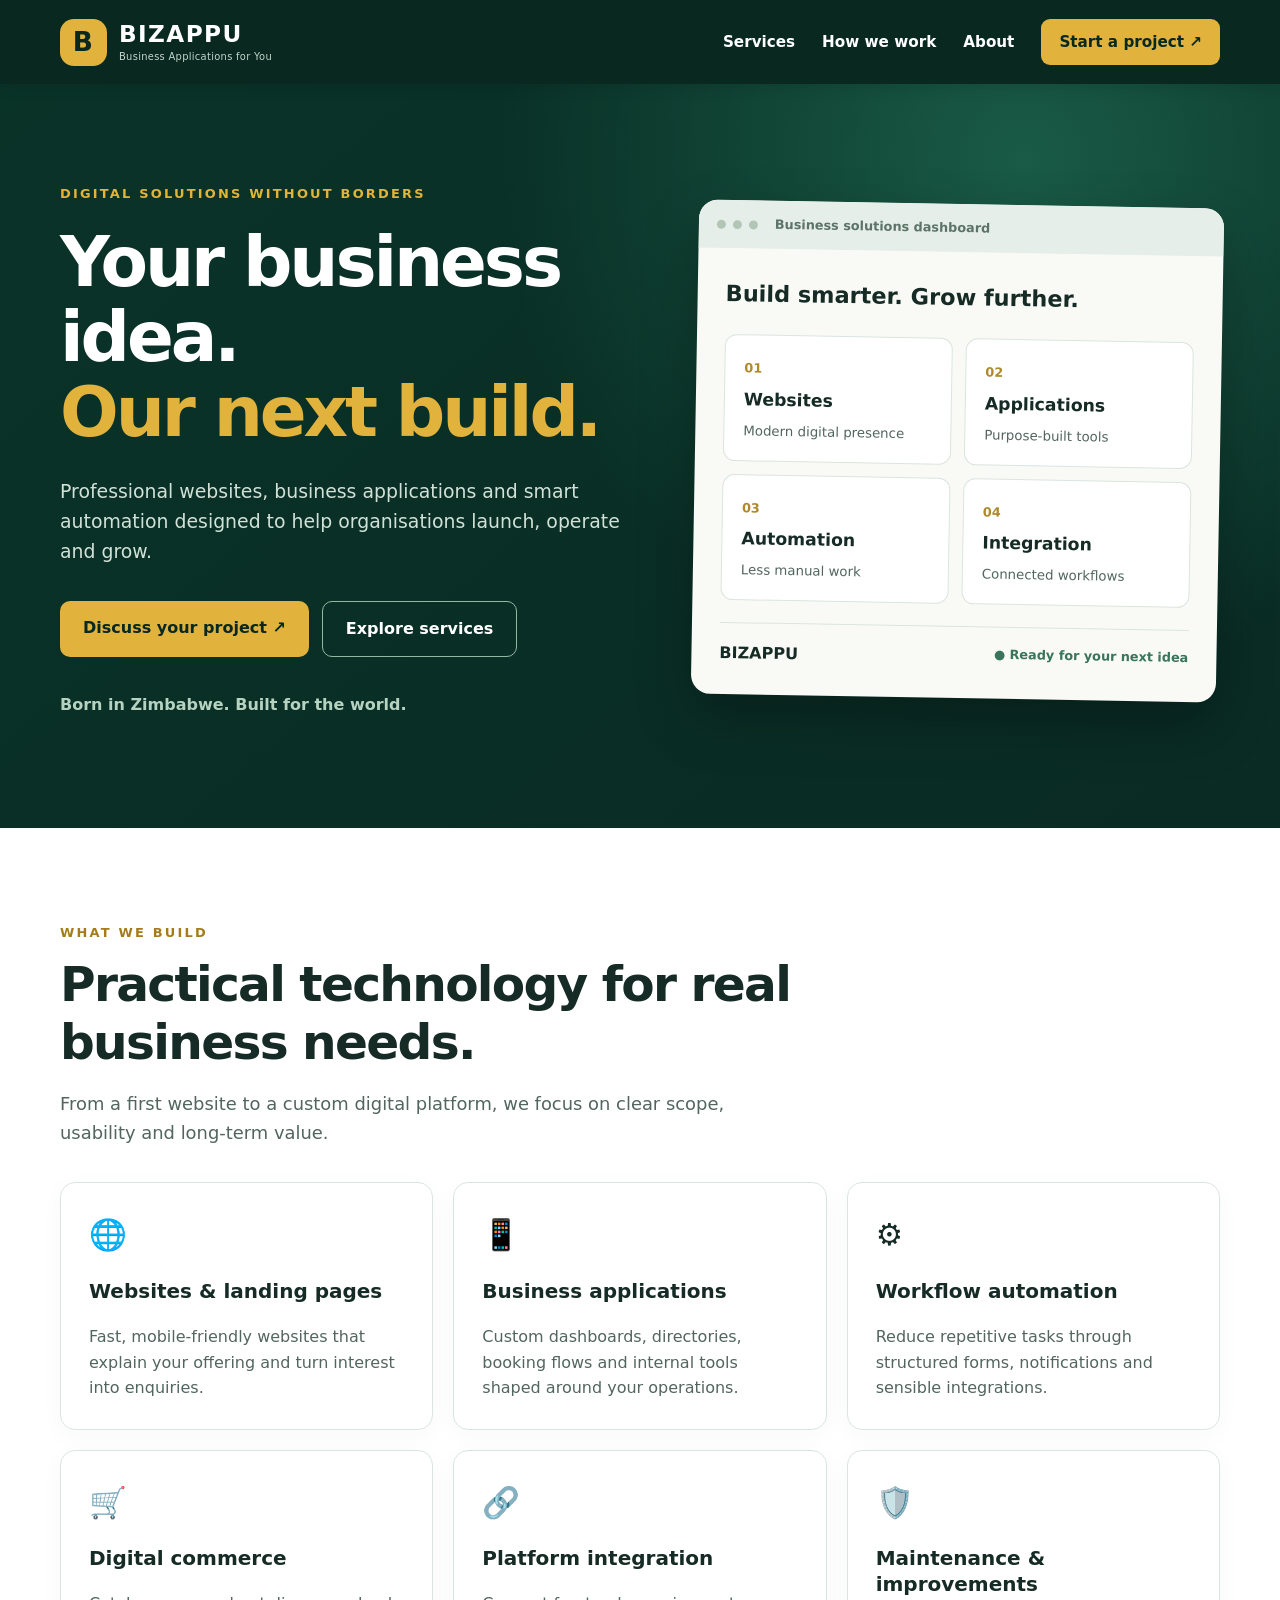
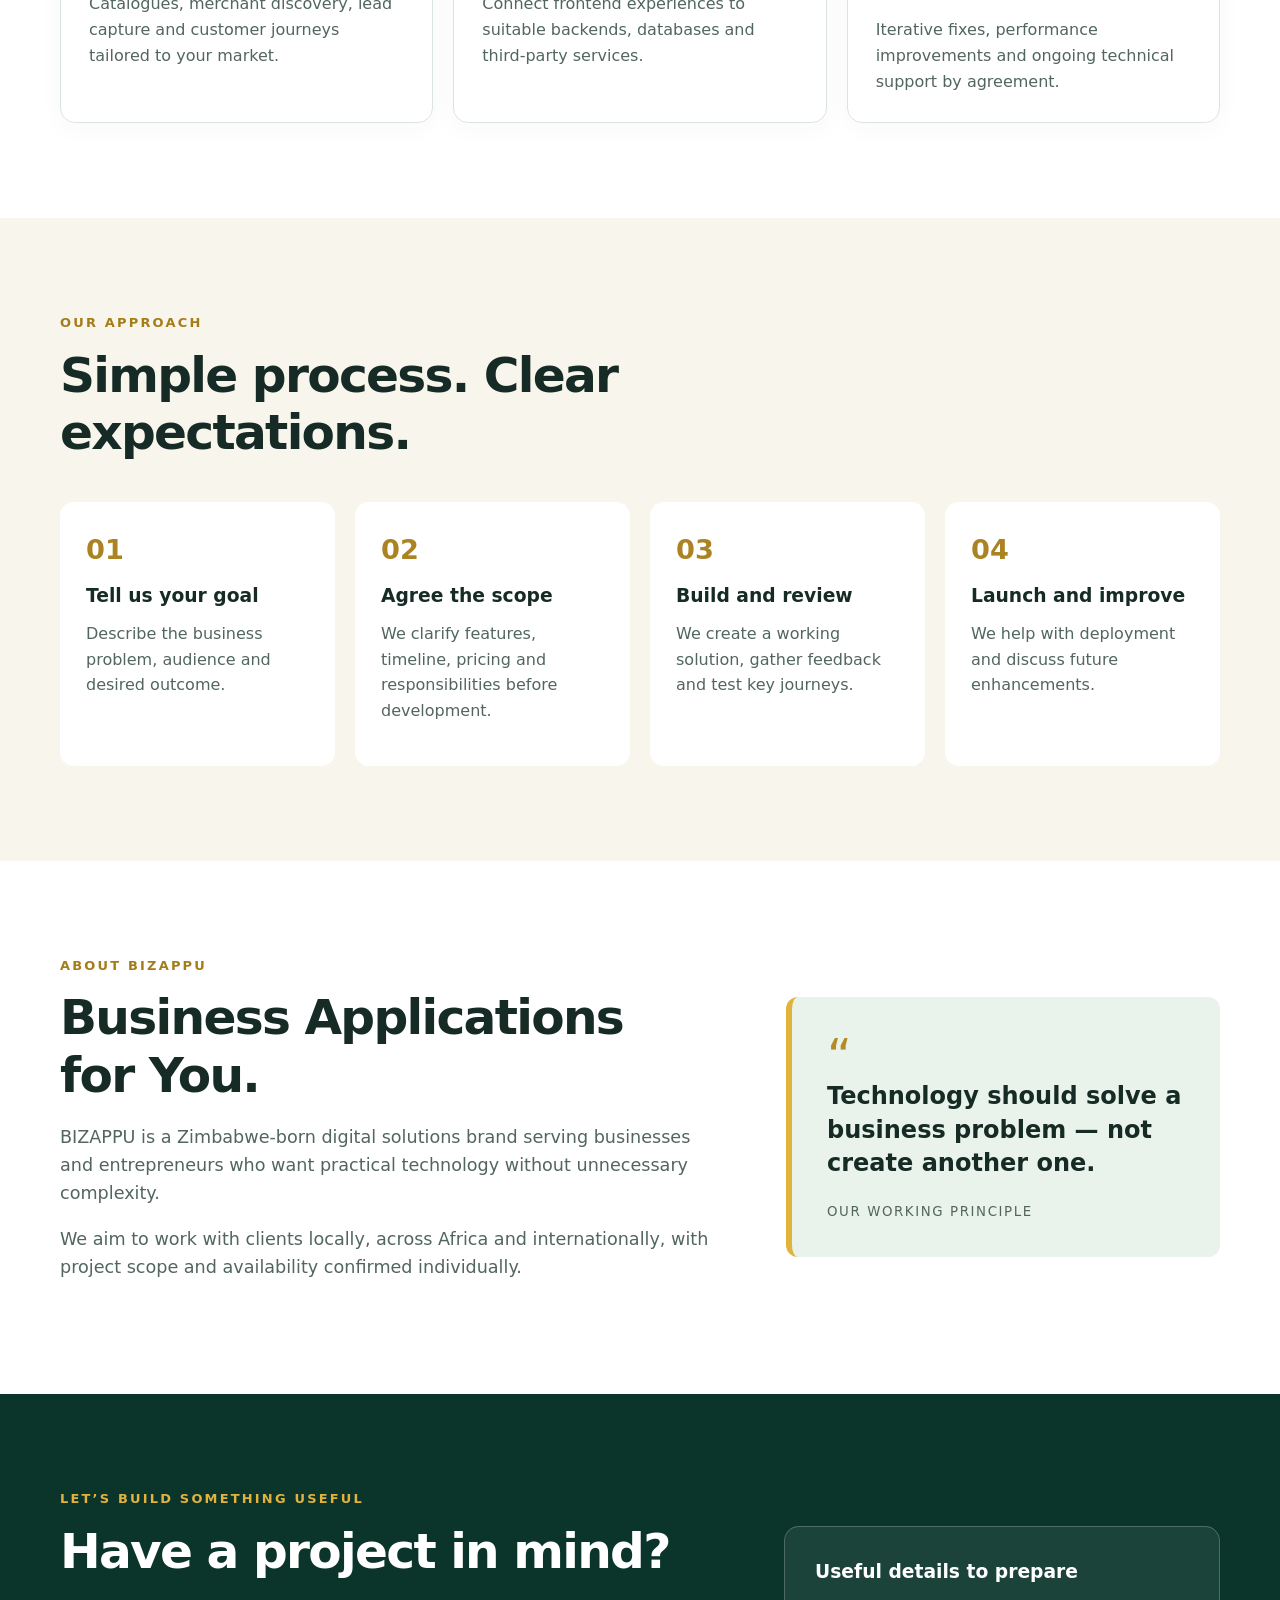
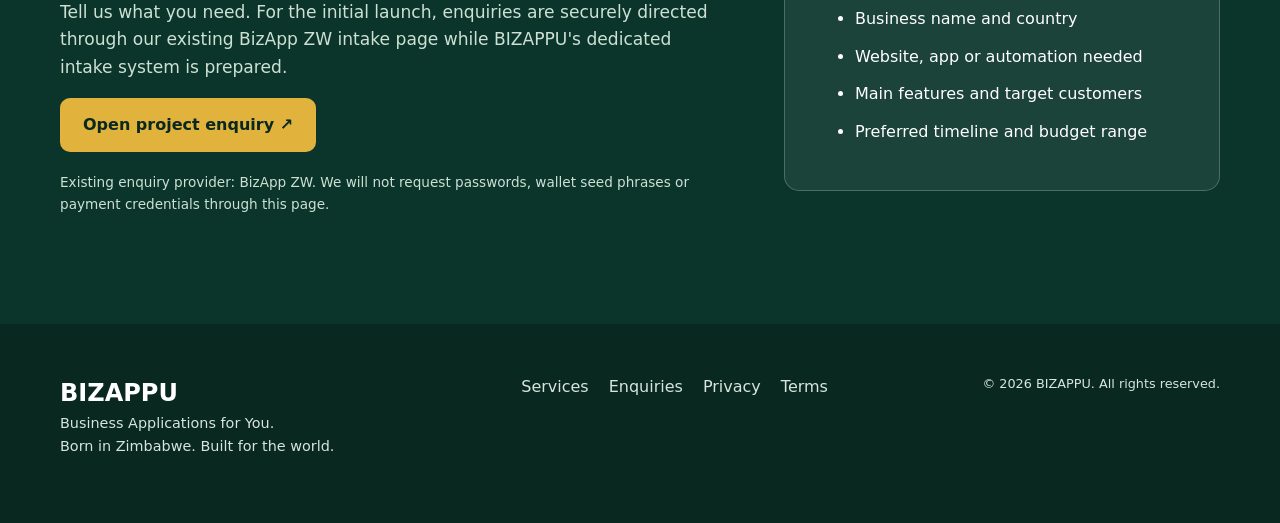
<file: index.html>
<!doctype html><html lang="en"><head><meta charset="utf-8"><meta name="viewport" content="width=device-width,initial-scale=1"><meta name="theme-color" content="#0b352b"><meta name="description" content="BIZAPPU — Business Applications for You. Websites, business applications, automation and digital solutions built for ambitious businesses."><title>BIZAPPU | Business Applications for You</title><link rel="canonical" href="https://bizappu.co.zw/"><link rel="icon" href="favicon.svg" type="image/svg+xml"><link rel="stylesheet" href="assets/css/style.css"><script defer src="app.js"></script></head><body><a class="skip" href="#main">Skip to content</a><header class="top"><div class="wrap nav"><a class="brand" href="/" aria-label="BIZAPPU Home"><span class="brand-icon">B</span><span>BIZAPPU<small>Business Applications for You</small></span></a><button class="menu" id="menu" aria-controls="links" aria-expanded="false">☰ <span>Menu</span></button><nav id="links" aria-label="Main navigation"><a href="#services">Services</a><a href="#process">How we work</a><a href="#about">About</a><a class="nav-cta" href="#contact">Start a project ↗</a></nav></div></header><main id="main"><section class="hero"><div class="wrap hero-grid"><div><div class="eyebrow">DIGITAL SOLUTIONS WITHOUT BORDERS</div><h1>Your business idea.<br><em>Our next build.</em></h1><p>Professional websites, business applications and smart automation designed to help organisations launch, operate and grow.</p><div class="actions"><a class="btn primary" href="#contact">Discuss your project ↗</a><a class="btn ghost" href="#services">Explore services</a></div><div class="hero-note">Born in Zimbabwe. Built for the world.</div></div><div class="visual" aria-label="BIZAPPU service overview"><div class="visual-head"><span class="dot"></span><span class="dot"></span><span class="dot"></span><b>Business solutions dashboard</b></div><div class="visual-content"><div class="visual-title">Build smarter. Grow further.</div><div class="mini-grid"><div><span>01</span><strong>Websites</strong><small>Modern digital presence</small></div><div><span>02</span><strong>Applications</strong><small>Purpose-built tools</small></div><div><span>03</span><strong>Automation</strong><small>Less manual work</small></div><div><span>04</span><strong>Integration</strong><small>Connected workflows</small></div></div><div class="visual-footer">BIZAPPU <span>● Ready for your next idea</span></div></div></div></div></section><section id="services" class="section"><div class="wrap"><div class="eyebrow green">WHAT WE BUILD</div><h2>Practical technology for real business needs.</h2><p class="lead">From a first website to a custom digital platform, we focus on clear scope, usability and long-term value.</p><div class="cards"><article class="card"><div class="icon">🌐</div><h3>Websites & landing pages</h3><p>Fast, mobile-friendly websites that explain your offering and turn interest into enquiries.</p></article><article class="card"><div class="icon">📱</div><h3>Business applications</h3><p>Custom dashboards, directories, booking flows and internal tools shaped around your operations.</p></article><article class="card"><div class="icon">⚙️</div><h3>Workflow automation</h3><p>Reduce repetitive tasks through structured forms, notifications and sensible integrations.</p></article><article class="card"><div class="icon">🛒</div><h3>Digital commerce</h3><p>Catalogues, merchant discovery, lead capture and customer journeys tailored to your market.</p></article><article class="card"><div class="icon">🔗</div><h3>Platform integration</h3><p>Connect frontend experiences to suitable backends, databases and third-party services.</p></article><article class="card"><div class="icon">🛡️</div><h3>Maintenance & improvements</h3><p>Iterative fixes, performance improvements and ongoing technical support by agreement.</p></article></div></div></section><section id="process" class="section tinted"><div class="wrap"><div class="eyebrow green">OUR APPROACH</div><h2>Simple process. Clear expectations.</h2><div class="steps"><div><b>01</b><h3>Tell us your goal</h3><p>Describe the business problem, audience and desired outcome.</p></div><div><b>02</b><h3>Agree the scope</h3><p>We clarify features, timeline, pricing and responsibilities before development.</p></div><div><b>03</b><h3>Build and review</h3><p>We create a working solution, gather feedback and test key journeys.</p></div><div><b>04</b><h3>Launch and improve</h3><p>We help with deployment and discuss future enhancements.</p></div></div></div></section><section id="about" class="section"><div class="wrap about"><div><div class="eyebrow green">ABOUT BIZAPPU</div><h2>Business Applications for You.</h2><p>BIZAPPU is a Zimbabwe-born digital solutions brand serving businesses and entrepreneurs who want practical technology without unnecessary complexity.</p><p>We aim to work with clients locally, across Africa and internationally, with project scope and availability confirmed individually.</p></div><aside class="quote"><span>“</span><strong>Technology should solve a business problem — not create another one.</strong><small>OUR WORKING PRINCIPLE</small></aside></div></section><section id="contact" class="section contact"><div class="wrap contact-grid"><div><div class="eyebrow">LET’S BUILD SOMETHING USEFUL</div><h2>Have a project in mind?</h2><p>Tell us what you need. For the initial launch, enquiries are securely directed through our existing BizApp ZW intake page while BIZAPPU's dedicated intake system is prepared.</p><a class="btn primary" href="https://bizappzw.co.zw/hilex/" target="_blank" rel="noopener noreferrer">Open project enquiry ↗</a><p class="fine">Existing enquiry provider: BizApp ZW. We will not request passwords, wallet seed phrases or payment credentials through this page.</p></div><div class="contact-card"><h3>Useful details to prepare</h3><ul><li>Business name and country</li><li>Website, app or automation needed</li><li>Main features and target customers</li><li>Preferred timeline and budget range</li></ul></div></div></section></main><footer><div class="wrap foot"><div><strong>BIZAPPU</strong><p>Business Applications for You.<br>Born in Zimbabwe. Built for the world.</p></div><div><a href="#services">Services</a><a href="#contact">Enquiries</a><a href="privacy.html">Privacy</a><a href="terms.html">Terms</a></div><small>© <span id="year">2026</span> BIZAPPU. All rights reserved.</small></div></footer></body></html>
</file>
<file: assets/css/style.css>
:root{--forest:#0b352b;--deep:#082820;--gold:#e1b33c;--cream:#f8f5ec;--ink:#162b25;--muted:#52665e;--line:#dbe5de}*{box-sizing:border-box}html{scroll-behavior:smooth}body{margin:0;font-family:system-ui,-apple-system,Segoe UI,Roboto,Arial,sans-serif;color:var(--ink);background:#fff;line-height:1.6}a{color:inherit}.wrap{width:min(1160px,calc(100% - 40px));margin:auto}.skip{position:absolute;top:-100px;background:#fff;padding:10px;z-index:99}.skip:focus{top:0}.top{background:var(--deep);color:#fff;position:sticky;top:0;z-index:20;box-shadow:0 2px 15px #0002}.nav{min-height:84px;display:flex;align-items:center;justify-content:space-between;gap:25px}.brand{display:flex;align-items:center;gap:12px;text-decoration:none;font-size:1.45rem;font-weight:900;letter-spacing:.06em;line-height:1.1}.brand small{display:block;font-size:.62rem;font-weight:500;letter-spacing:.03em;color:#c5d6cc;margin-top:6px}.brand-icon{background:var(--gold);color:var(--deep);display:grid;place-items:center;border-radius:14px;width:47px;height:47px;font-weight:900;font-size:1.65rem}.nav nav{display:flex;align-items:center;gap:27px}.nav nav a{text-decoration:none;font-weight:650;font-size:.95rem}.nav nav a:hover{text-decoration:underline}.nav-cta{background:var(--gold);color:var(--deep);padding:11px 18px;border-radius:9px}.menu{display:none}.hero{background:radial-gradient(circle at 80% 10%,#195b46 0,transparent 43%),linear-gradient(140deg,#0a3328,#092b23);color:#fff;padding:100px 0 110px}.hero-grid{display:grid;grid-template-columns:1.05fr .95fr;gap:55px;align-items:center}.eyebrow{font-size:.81rem;font-weight:850;letter-spacing:.17em;color:var(--gold);text-transform:uppercase}.eyebrow.green{color:#a47c1a}h1,h2,h3,p{margin-top:0}h1{font-size:clamp(2.8rem,5.4vw,5.5rem);line-height:1.09;letter-spacing:-.045em;margin:20px 0 25px}h1 em{font-style:normal;color:var(--gold)}.hero p{font-size:1.18rem;color:#d1e1d8;max-width:600px}.actions{display:flex;gap:13px;flex-wrap:wrap;margin-top:35px}.btn{display:inline-block;border-radius:10px;padding:14px 23px;text-decoration:none;font-weight:800;text-align:center}.primary{background:var(--gold);color:var(--deep)}.primary:hover{background:#f1c85e}.ghost{border:1px solid #93b7a5;color:#fff}.hero-note{margin-top:35px;color:#b6d3c2;font-weight:650}.visual{background:#f9faf6;border-radius:19px;color:var(--ink);box-shadow:0 24px 55px #0004;overflow:hidden;transform:rotate(1deg)}.visual-head{background:#e5eee8;padding:14px 18px;display:flex;align-items:center;gap:7px}.visual-head b{font-size:.8rem;margin-left:10px;color:#5c7468}.dot{width:9px;height:9px;background:#b2c6b8;border-radius:50%}.visual-content{padding:28px}.visual-title{font-size:1.4rem;font-weight:850;margin-bottom:22px}.mini-grid{display:grid;grid-template-columns:1fr 1fr;gap:13px}.mini-grid div{padding:19px;background:#fff;border:1px solid var(--line);border-radius:12px}.mini-grid span{color:#b0892c;font-weight:900;font-size:.8rem}.mini-grid strong,.mini-grid small{display:block}.mini-grid strong{font-size:1.08rem;margin:6px 0}.mini-grid small{color:var(--muted)}.visual-footer{display:flex;justify-content:space-between;gap:10px;border-top:1px solid var(--line);margin-top:22px;padding-top:17px;font-weight:900}.visual-footer span{font-weight:600;color:#38755a;font-size:.8rem}.section{padding:95px 0}.section h2{font-size:clamp(2rem,3.8vw,3.3rem);letter-spacing:-.035em;line-height:1.18;max-width:760px;margin:13px 0 19px}.lead{max-width:730px;color:var(--muted);font-size:1.12rem}.cards{display:grid;grid-template-columns:repeat(3,1fr);gap:20px;margin-top:35px}.card{border:1px solid var(--line);padding:28px;border-radius:15px;box-shadow:0 6px 25px #0b352b08}.card h3{font-size:1.25rem;line-height:1.3}.card p{color:var(--muted);margin:0}.icon{font-size:1.9rem;margin-bottom:18px}.tinted{background:var(--cream)}.steps{display:grid;grid-template-columns:repeat(4,1fr);gap:20px;margin-top:40px}.steps>div{background:white;padding:26px;border-radius:14px}.steps b{color:#ac8323;font-size:1.7rem}.steps h3{margin:10px 0}.steps p{color:var(--muted)}.about{display:grid;grid-template-columns:1.2fr .8fr;gap:75px;align-items:center}.about p{color:var(--muted);font-size:1.1rem}.quote{background:#e9f2eb;border-left:6px solid var(--gold);padding:35px;border-radius:12px}.quote span{display:block;color:#b58b24;font-size:3rem;line-height:1}.quote strong{display:block;font-size:1.5rem;line-height:1.4}.quote small{display:block;margin-top:20px;letter-spacing:.12em;color:var(--muted)}.contact{background:var(--forest);color:white}.contact-grid{display:grid;grid-template-columns:1.2fr .8fr;gap:70px;align-items:center}.contact p{color:#cde0d3;font-size:1.07rem}.contact .fine{font-size:.85rem;margin-top:20px}.contact-card{background:#ffffff12;border:1px solid #ffffff38;padding:30px;border-radius:15px}.contact-card li{margin:12px 0}footer{background:var(--deep);color:#d7e5dd;padding:50px 0}.foot{display:grid;grid-template-columns:1fr 1fr auto;gap:25px;align-items:start}.foot strong{font-size:1.5rem;color:#fff}.foot p{font-size:.9rem}.foot>div:nth-child(2){display:flex;flex-wrap:wrap;gap:20px}.foot a{text-decoration:none}.foot small{font-size:.8rem}.legal{max-width:820px;margin:70px auto;padding:0 20px;min-height:45vh}.legal h1{font-size:2.7rem}.legal h2{font-size:1.3rem;margin-top:25px}@media(max-width:850px){.hero-grid,.about,.contact-grid{grid-template-columns:1fr}.hero{padding:75px 0}.visual{max-width:650px}.cards{grid-template-columns:repeat(2,1fr)}.steps{grid-template-columns:repeat(2,1fr)}.foot{grid-template-columns:1fr 1fr}.menu{display:block;background:none;color:#fff;border:1px solid #ffffff66;border-radius:8px;padding:8px 12px;font:inherit}.nav nav{display:none;position:absolute;top:84px;left:0;right:0;background:var(--deep);padding:20px;flex-direction:column;align-items:stretch}.nav nav.open{display:flex}}@media(max-width:540px){.wrap{width:min(100% - 32px,1160px)}.section{padding:65px 0}.cards,.steps,.foot{grid-template-columns:1fr}.mini-grid{grid-template-columns:1fr 1fr}.visual-content{padding:16px}.mini-grid div{padding:12px}.mini-grid strong{font-size:.95rem}.mini-grid small{font-size:.75rem}.visual-footer{font-size:.8rem}.visual-footer span{font-size:.7rem}.brand{font-size:1.15rem}.brand small{font-size:.54rem}.brand-icon{width:39px;height:39px}.hero p{font-size:1.06rem}}
</file>
